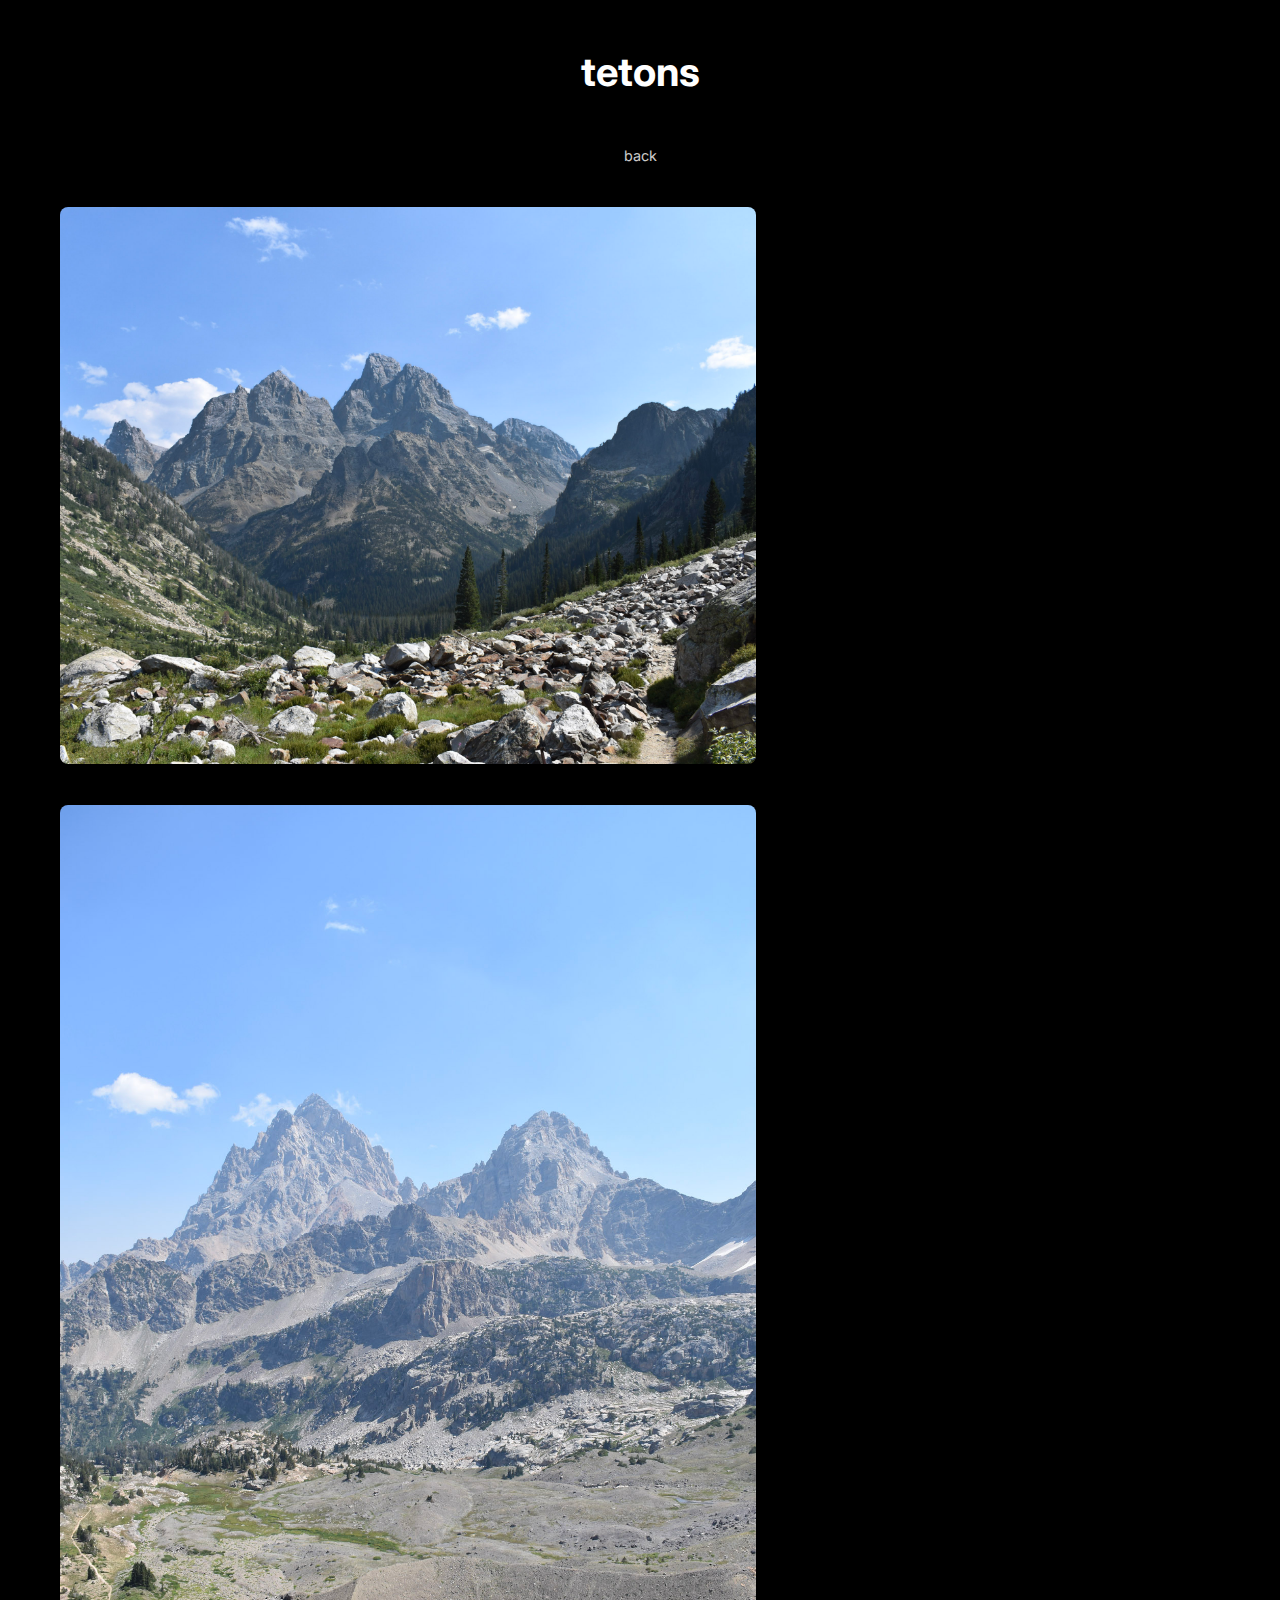
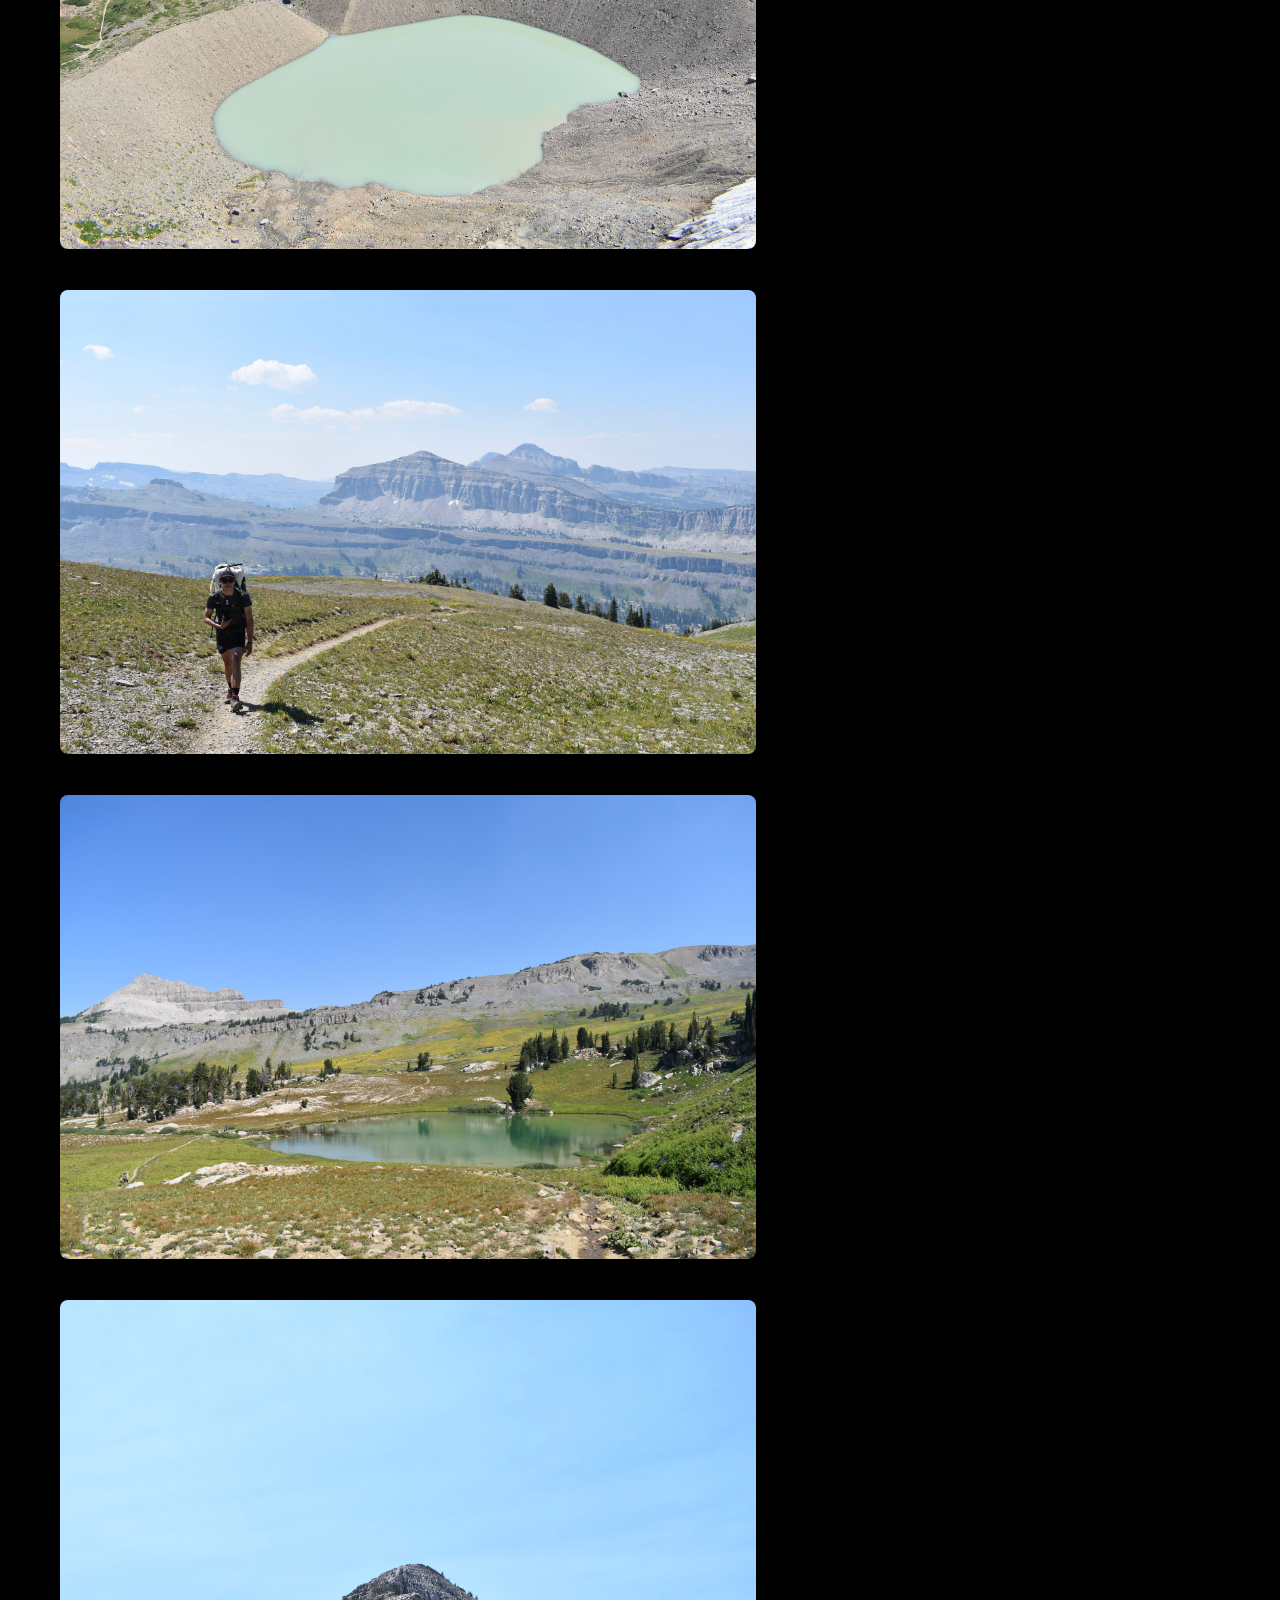
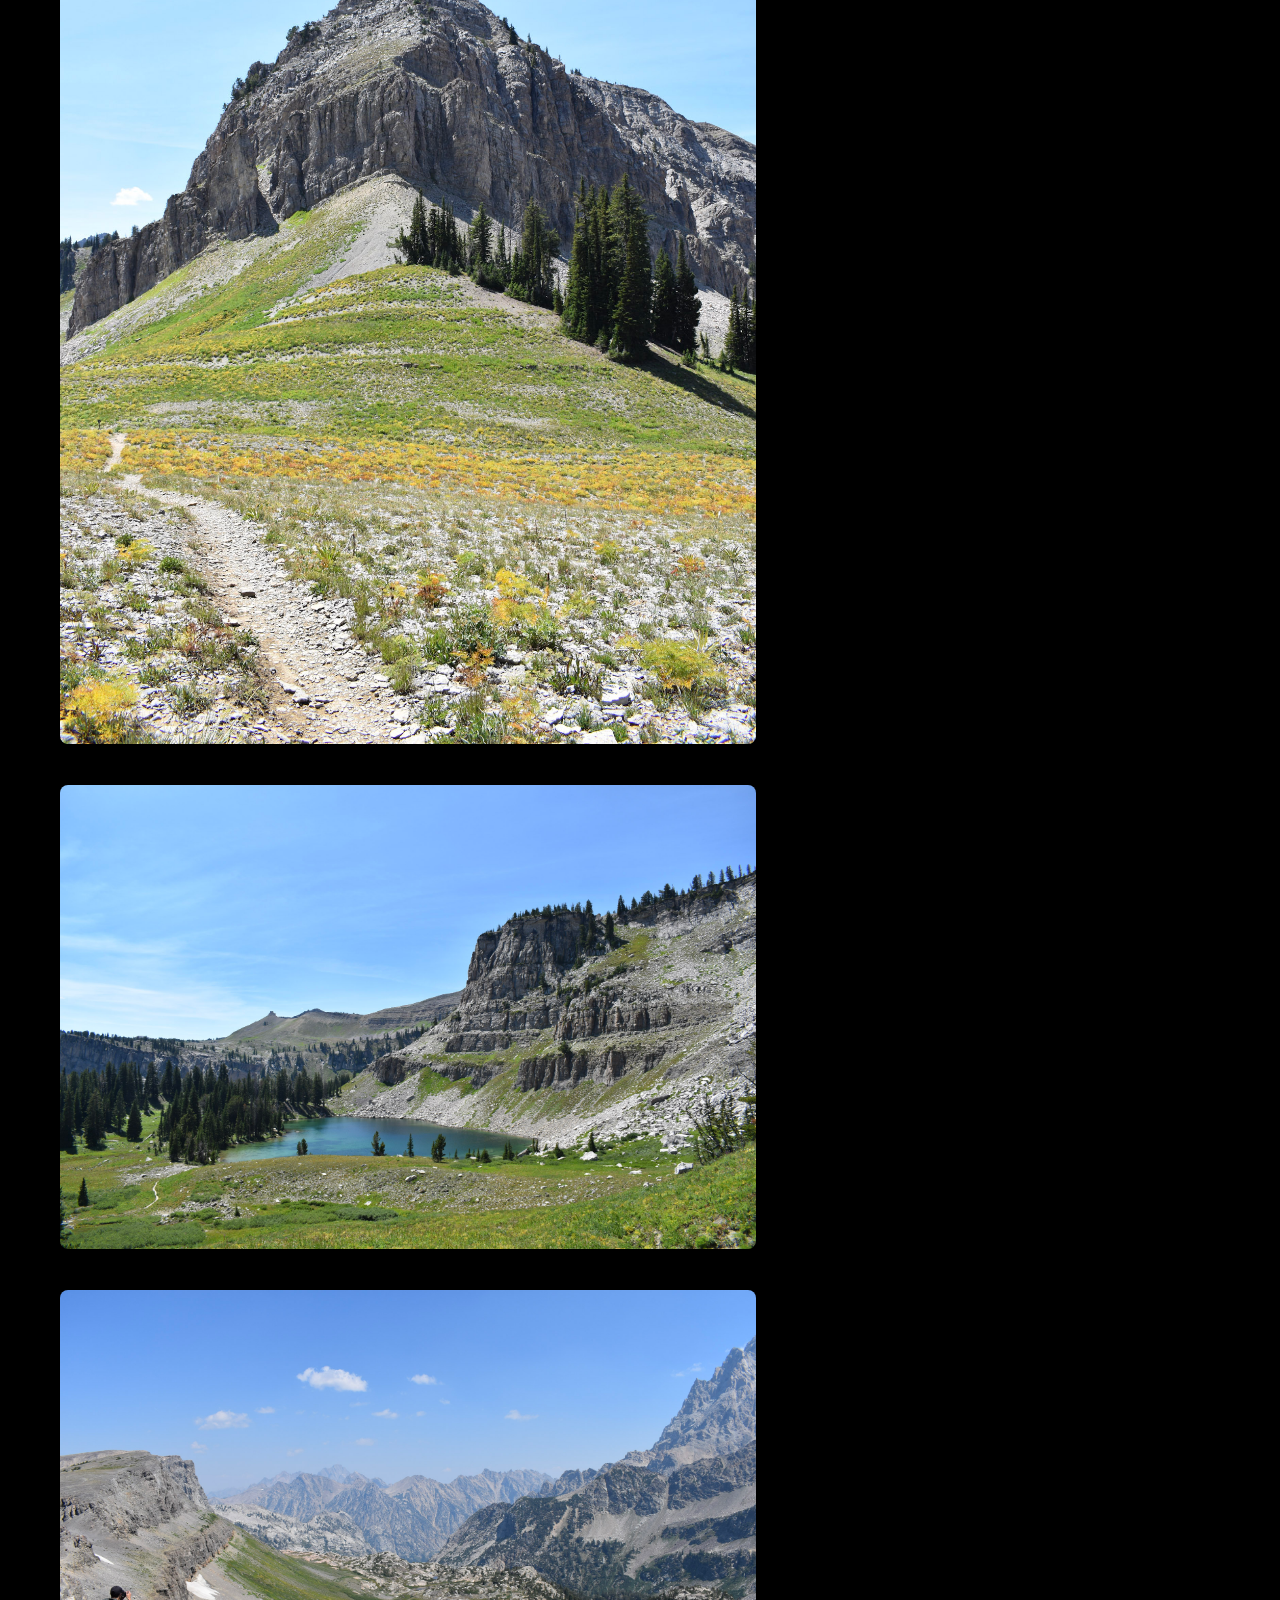
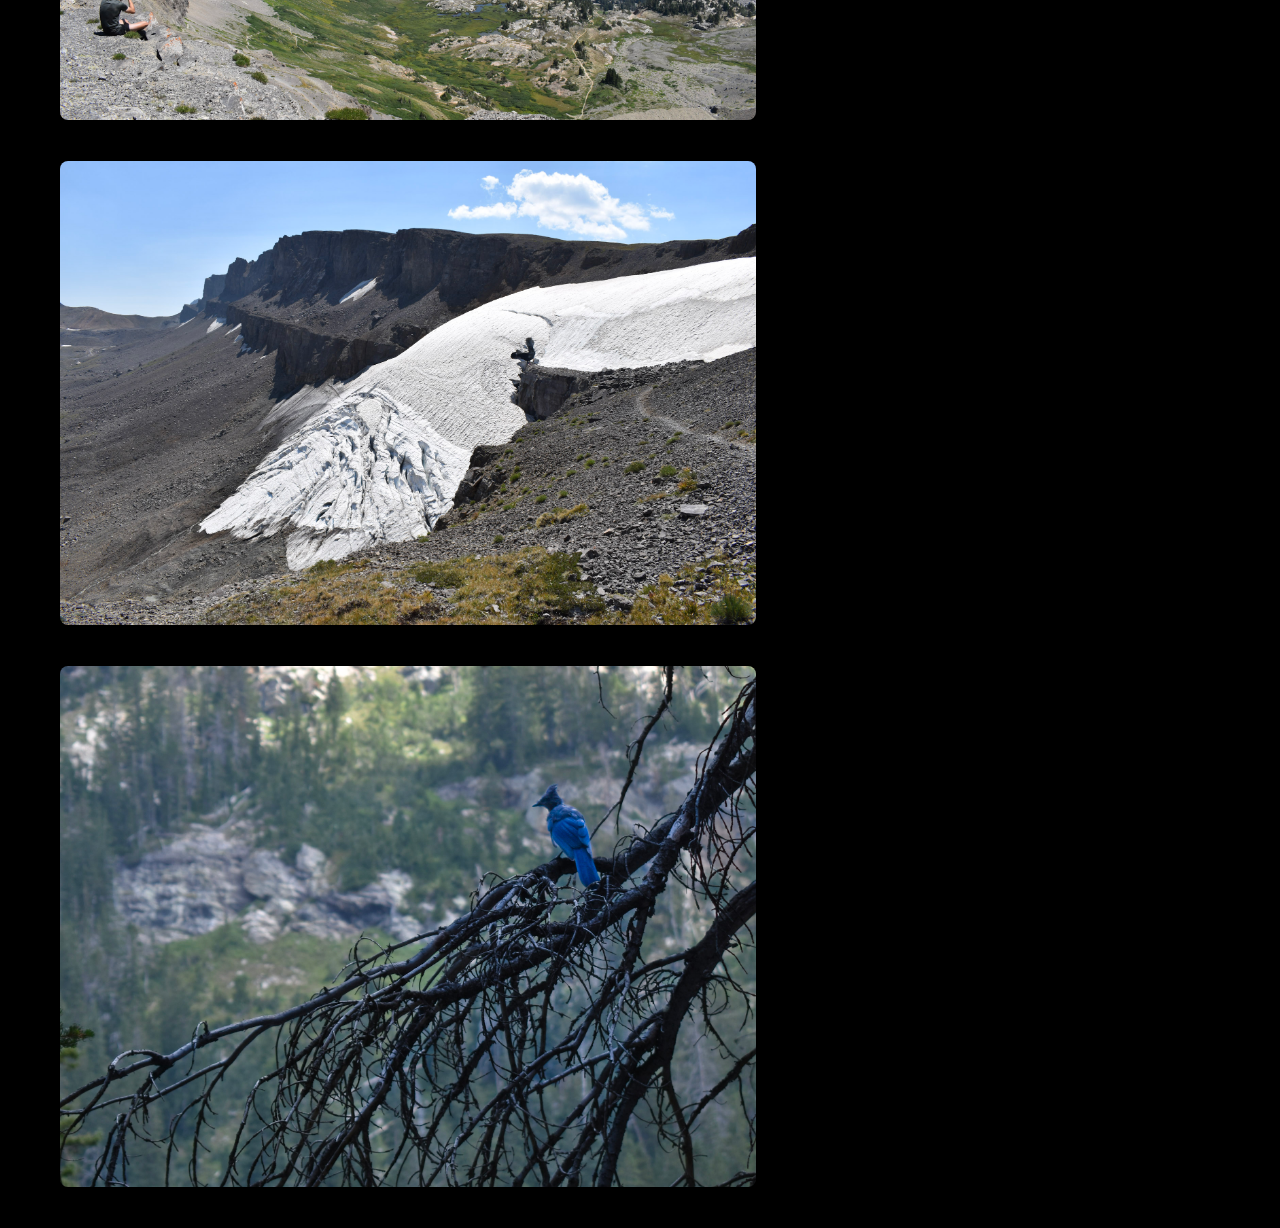
<file: albums4.html>
<!DOCTYPE html>
<html lang="en">
<head>
    <meta charset="UTF-8">
    <title>tetons</title>
    <link rel="stylesheet" href="style2.css"> <!-- Links your styles -->
    <link href="https://fonts.googleapis.com/css2?family=Inter:wght@400;500;600&display=swap" rel="stylesheet">
</head>
<body>

<header>
        
        <h1>tetons</h1>
            <a href="index.html" class="fade-link">back</a>
    
            <style>
            .fade-link,
            .fade-link:visited {
              color: #000000;
              text-decoration: none;
                display: block;
              text-align: center;
              margin-top: 10px;
              transition: color 0.25s ease;
            }
            
            .fade-link:hover {
              color: #333333;
            }
            </style>
    </header>

<!-- Container where JS will populate rows -->
<div class="album-container" id="album-container"></div>

<script>
  const container = document.getElementById('album-container');

  // Load photo data from JSON
  fetch('tetons.json')
    .then(response => response.json())
    .then(photos => {
      photos.forEach(photo => {
        const row = document.createElement('div');
        row.className = 'photo-row';

        // Link to high-res
        const link = document.createElement('a');
        link.href = photo.highres;
        link.target = "_blank";

        // Image
        const img = document.createElement('img');
        img.src = photo.src;
        img.alt = photo.caption;
        img.loading = "eager";  // ensures image loads right away

        link.appendChild(img);

        // Caption
        const p = document.createElement('p');
        p.textContent = photo.caption;

        // Append to row
        row.appendChild(link);
        row.appendChild(p);
        container.appendChild(row);
      });

      // Fade-in on scroll
      const observer = new IntersectionObserver(entries => {
        entries.forEach(entry => {
          if (entry.isIntersecting) {
            entry.target.classList.add('visible');
            observer.unobserve(entry.target);
          }
        });
      }, { threshold: 0.2 });

      document.querySelectorAll('.photo-row').forEach(row => observer.observe(row));
    })
    .catch(err => console.error('Failed to load photos.json:', err));
</script>

</body>
</html>
</file>
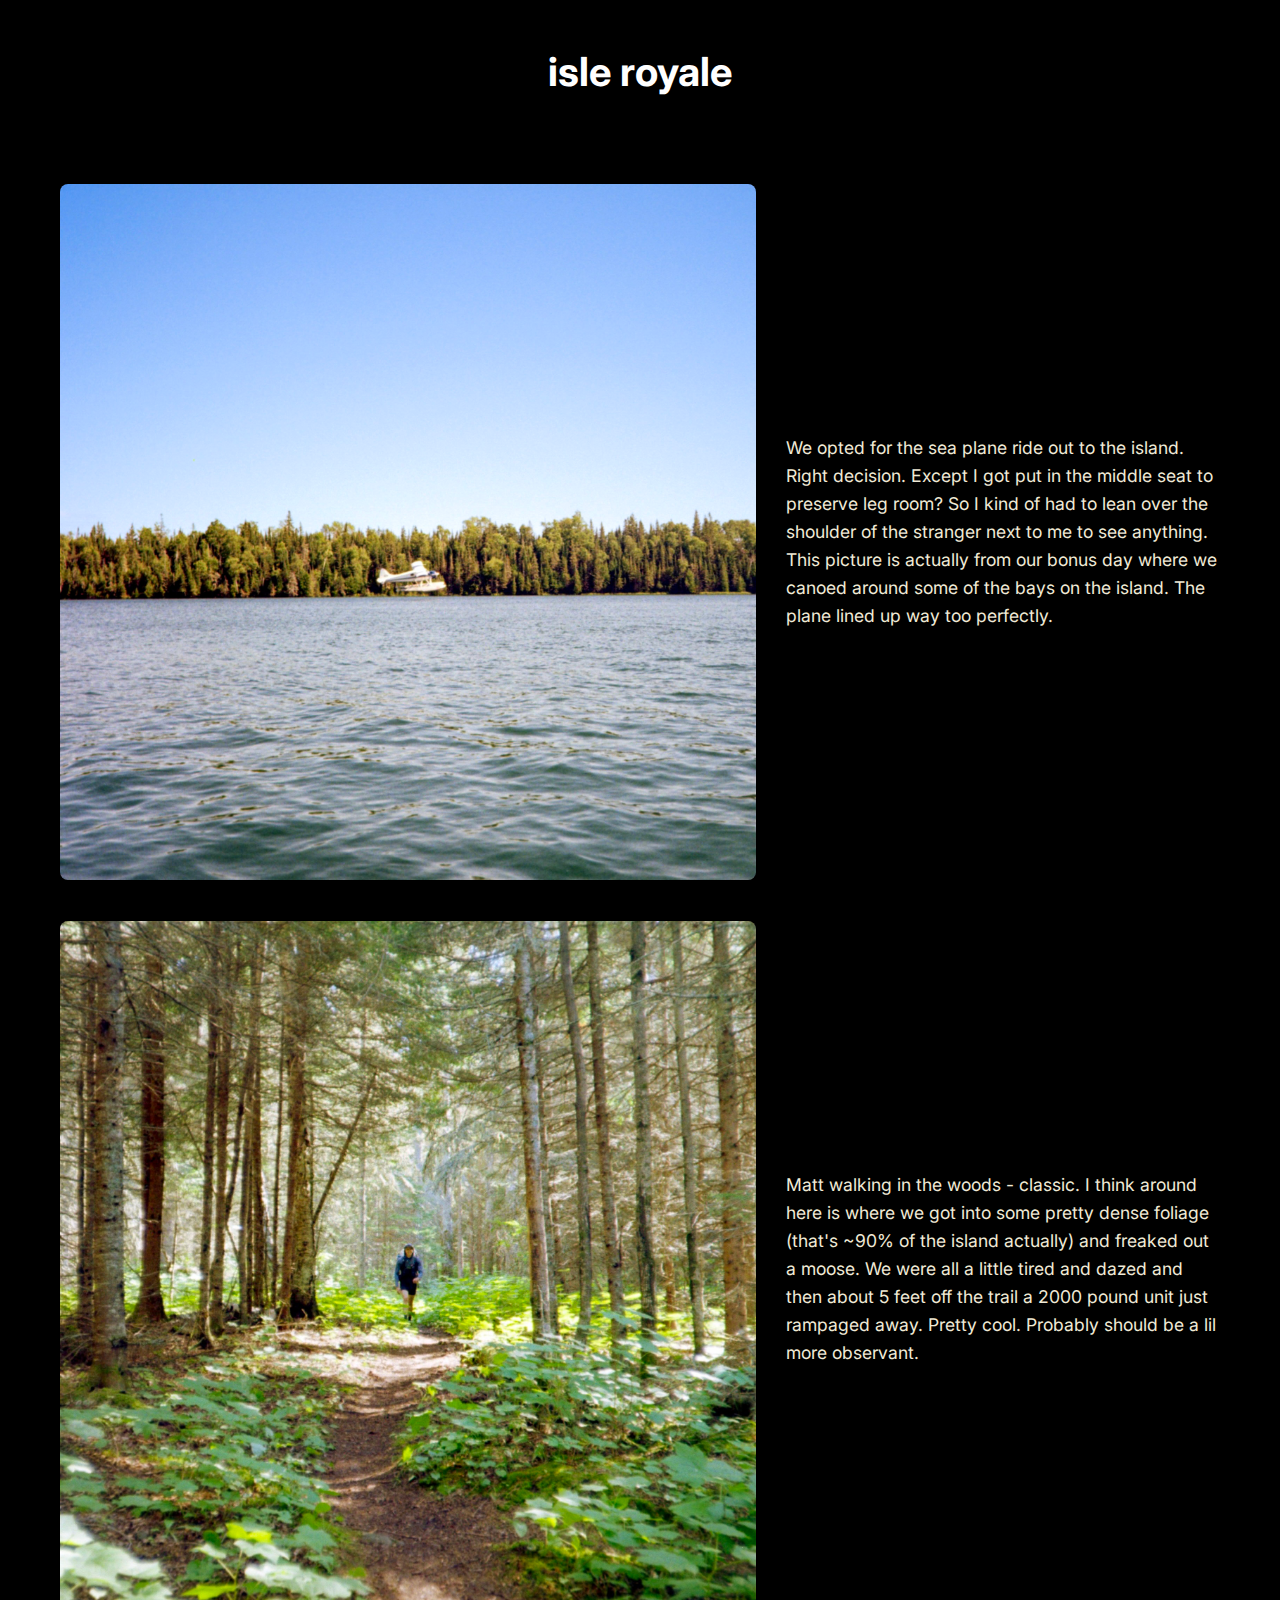
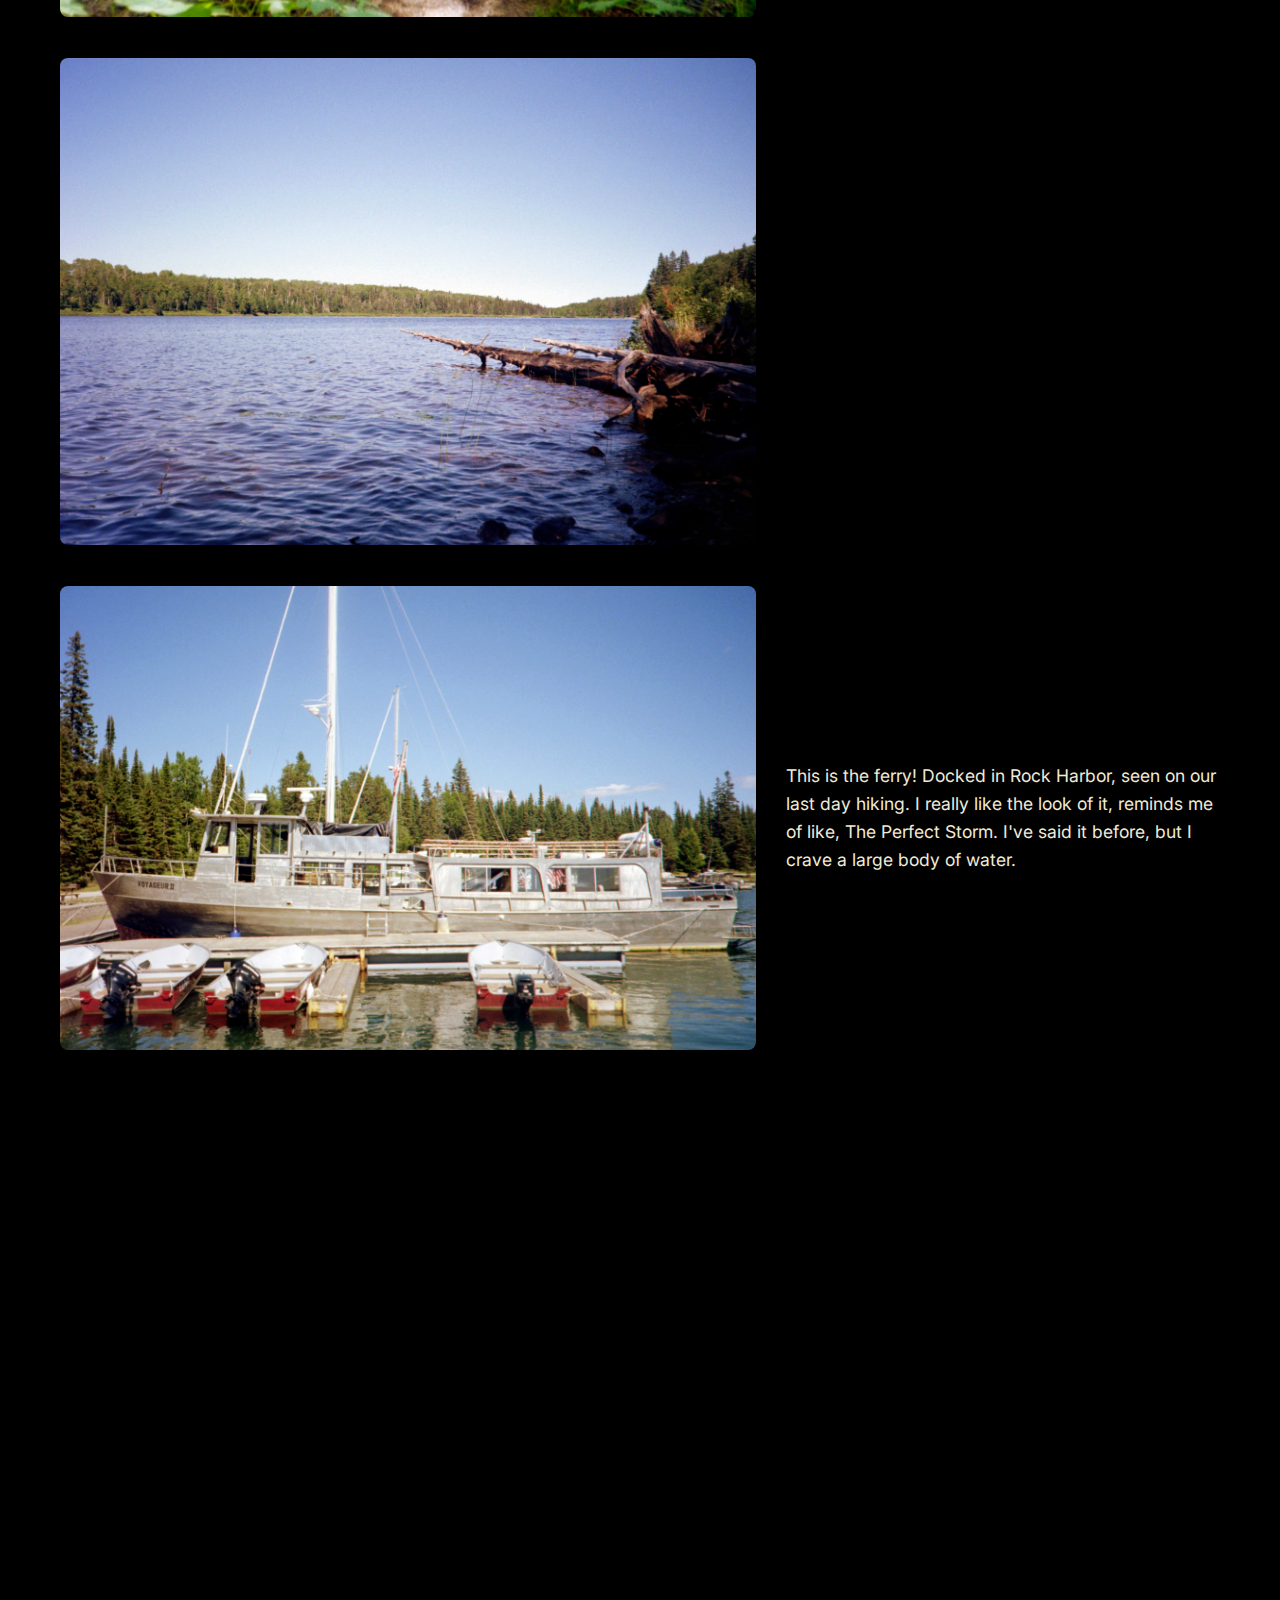
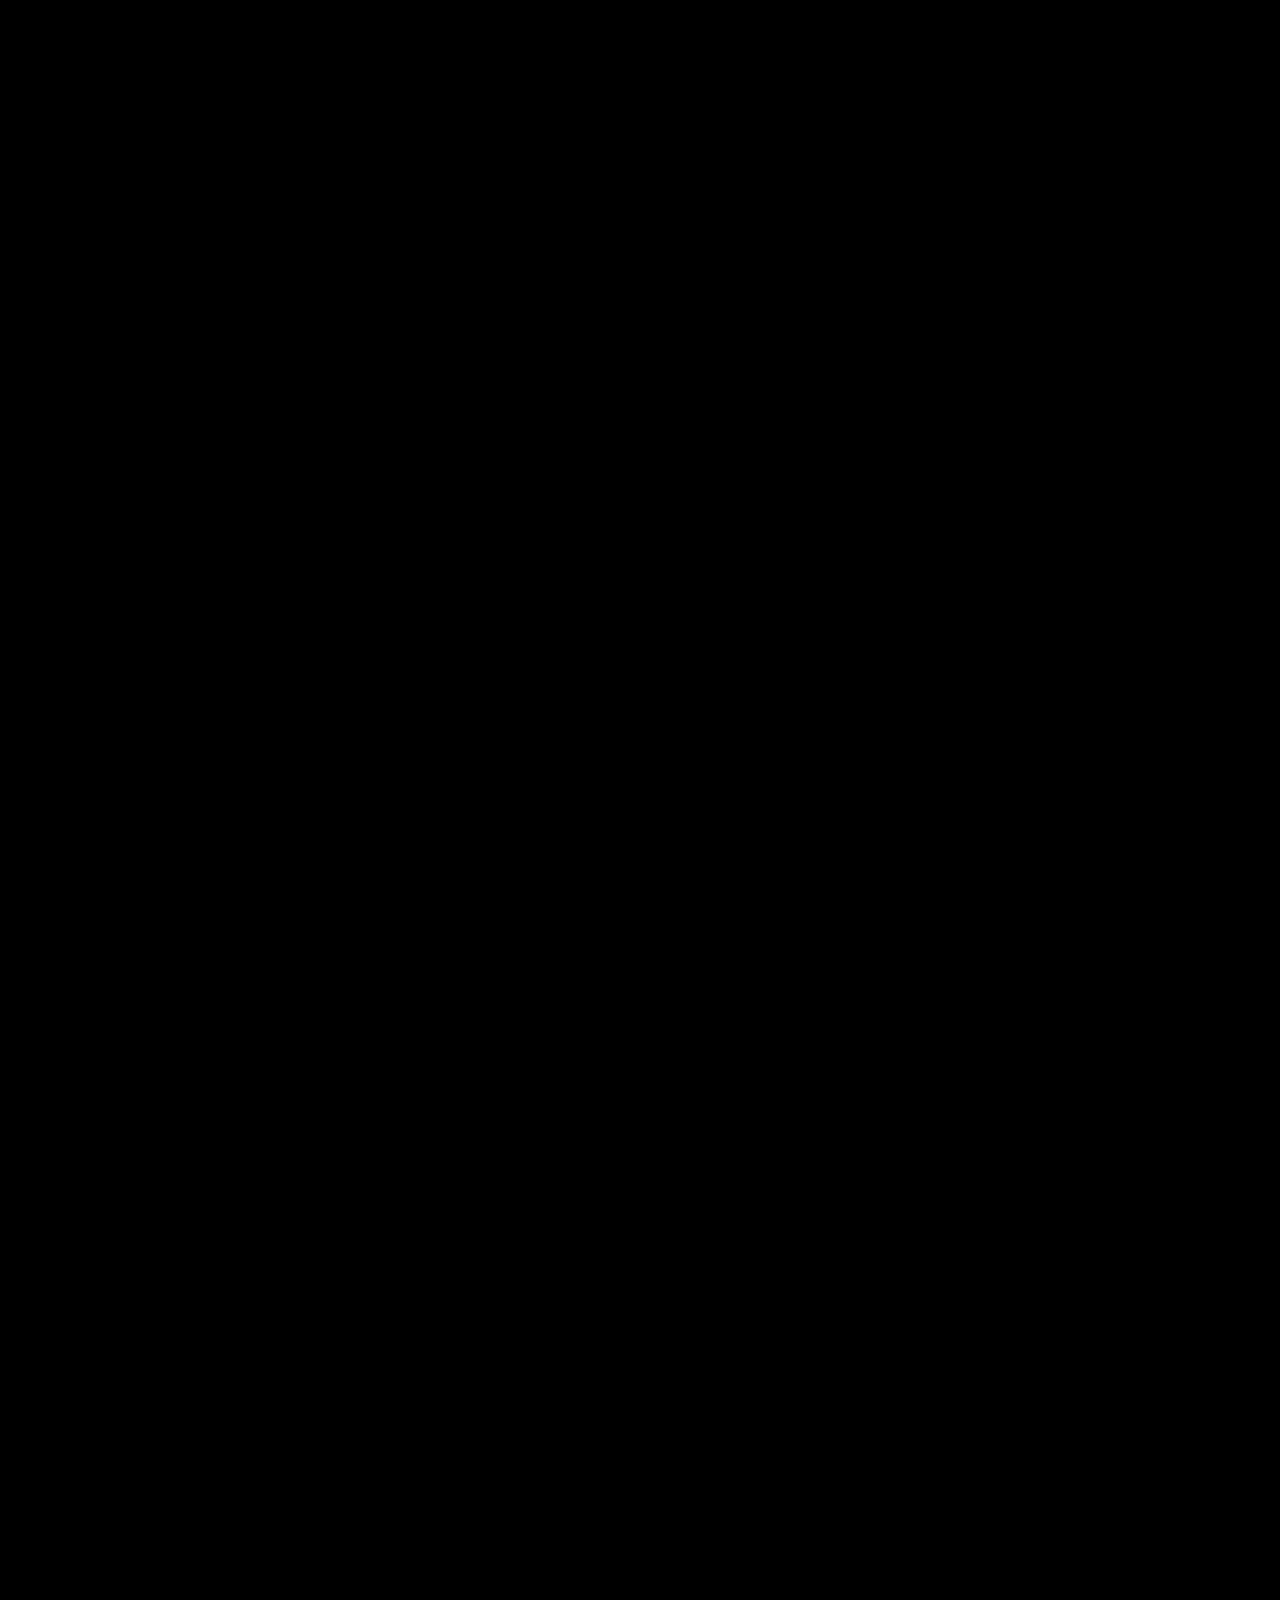
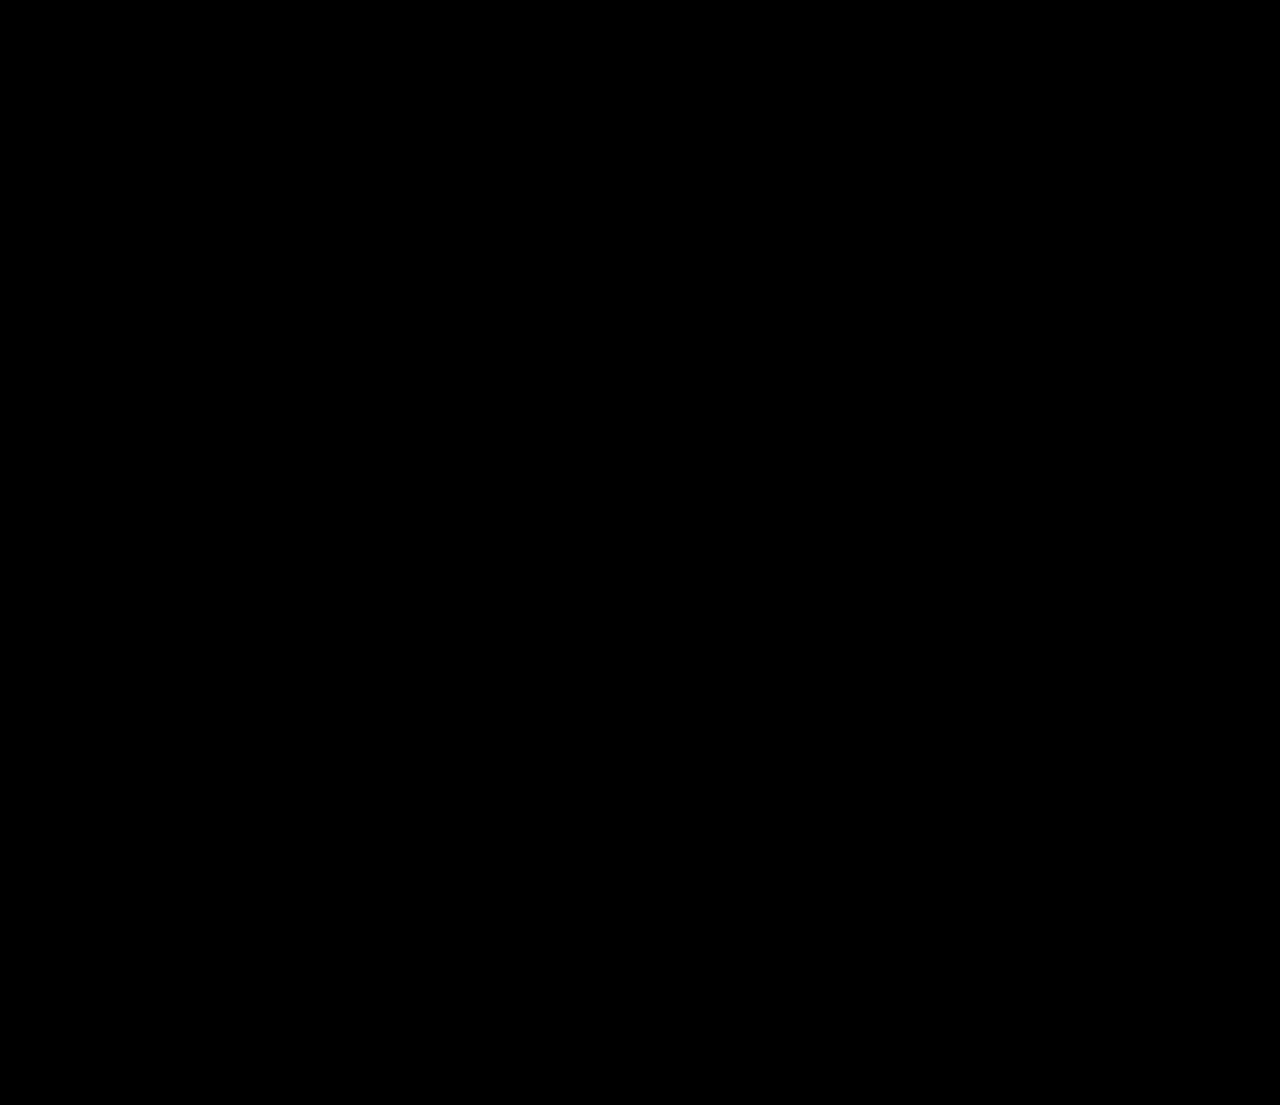
<file: isleRoyale.html>
<!DOCTYPE html>
<html lang="en">
<head>
    <meta charset="UTF-8">
    <title>isle royale</title>
    <link rel="stylesheet" href="style2.css"> <!-- Links your styles -->
    <link href="https://fonts.googleapis.com/css2?family=Inter:wght@400;500;600&display=swap" rel="stylesheet">
</head>
<body>

<h1>isle royale</h1>

<!-- Container where JS will populate rows -->
<div class="album-container" id="album-container"></div>

<script>
  const container = document.getElementById('album-container');

  // Load photo data from JSON
  fetch('isleRoyale.json')
    .then(response => response.json())
    .then(photos => {
      photos.forEach(photo => {
        const row = document.createElement('div');
        row.className = 'photo-row';

        // Link to high-res
        const link = document.createElement('a');
        link.href = photo.highres;
        link.target = "_blank";

        // Image
        const img = document.createElement('img');
        img.src = photo.src;
        img.alt = photo.caption;
        img.loading = "eager";  // ensures image loads right away

        link.appendChild(img);

        // Caption
        const p = document.createElement('p');
        p.textContent = photo.caption;

        // Append to row
        row.appendChild(link);
        row.appendChild(p);
        container.appendChild(row);
      });

      // Fade-in on scroll
      const observer = new IntersectionObserver(entries => {
        entries.forEach(entry => {
          if (entry.isIntersecting) {
            entry.target.classList.add('visible');
            observer.unobserve(entry.target);
          }
        });
      }, { threshold: 0.2 });

      document.querySelectorAll('.photo-row').forEach(row => observer.observe(row));
    })
    .catch(err => console.error('Failed to load photos.json:', err));
</script>

</body>
</html>
</file>
<file: style2.css>
/* Reset and box-sizing */
* {
  margin: 0;
  padding: 0;
  box-sizing: border-box;
}

/* --- Video page styles --- */

.video-intro {
  max-width: 800px;
  margin: 0 auto 40px auto;
  text-align: center;
  color: #F0EAD6;
  font-size: 1.1rem;
}

.video-grid {
  display: flex;
  gap: 30px;
  justify-content: center;
  flex-wrap: wrap;
}

.video-block {
  flex: 1 1 45%;
  max-width: 520px;
}

.video-block video {
  width: 100%;
  border-radius: 8px;
  background: #111;
  box-shadow: 0 4px 12px rgba(0,0,0,0.25);
}

.video-caption {
  margin-top: 10px;
  font-size: 1rem;
  color: #F0EAD6;
  text-align: center;
}

/* Stack videos on small screens */
@media (max-width: 768px) {
  .video-block {
    flex: 1 1 100%;
  }
}



body {
  background: #000000;
  color: #ffffff;
  font-family: 'Inter', system-ui, -apple-system, sans-serif;
  line-height: 1.6;
  scroll-behavior: smooth;
}

header .fade-link {
  display: block;
  margin-top: 10px;
  font-size: 0.9rem;
  opacity: 0.8;
  color: #ffffff;
}

h1 {
  text-align: center;
  margin: 40px 0;
  font-size: 2.5rem;
  color: #ffffff;
}

            .fade-link,
            .fade-link:visited {
              color: #ffffff;
              text-decoration: none;
                display: block;
              text-align: center;
              margin-top: 10px;
              transition: color 0.25s ease;
            }
            
            .fade-link:hover {
              color: #333333;
            }

/* Container for all rows */
.album-container {
  max-width: 1200px;
  margin: 0 auto;
  padding: 20px;
}

/* Each photo + text row */
.photo-row {
  display: flex;
  align-items: center;
  justify-content: flex-start;
  gap: 30px;
  width: 100%;
  padding: 20px 0;
  border-bottom: 1px solid rgba(0,0,0,0.08);

  /* Fade-in effect */
  opacity: 0;
  transform: translateY(30px);
  transition: opacity 0.6s ease-out, transform 0.6s ease-out;

  flex-wrap: wrap; /* allows wrapping on small screens */
}

.photo-row.visible {
  opacity: 1;
  transform: translateY(0);
}

/* Image container */
.photo-row a {
  flex: 0 0 60%;   /* do not grow/shrink, base width 60% of row */
  display: block;
}

/* Image styling */
.photo-row img {
  width: 100%;       /* fill the <a> container */
  height: auto;
  display: block;
  border-radius: 8px;
  object-fit: contain;
  box-shadow: 0 4px 12px rgba(0,0,0,0.15);
  transition: transform 0.3s ease, box-shadow 0.3s ease;
}

.photo-row img:hover {
  transform: scale(1.03);
  box-shadow: 0 8px 20px rgba(0,0,0,0.25);
}

/* Text styling */
.photo-row p {
  flex: 1 1 20%;     /* paragraph takes ~35% of row, can shrink slightly */
  
  
  font-size: 1.1rem;
  color: #F0EAD6;
  /* font-style: italic; */
}

 .map-text-container {
        display: flex;
        align-items: center;
        justify-content: center;
        gap: 5%;
        margin: 20px 1%;
    }
    
  #map {
    flex: 0 0 50%;          /* roughly half the page */
    height: 800px;       /* taller map */
      border-radius: 10px;
  border: 1px solid #222;
    
  }

  /* Right-side text */
  .right-text {
    flex: 0 0 40%;          /* roughly half the page */
    
    font-family: 'Inter', system-ui, -apple-system, sans-serif;
    text-align: left;
    
    color: #F0EAD6;
  }

  /* Clear floats after container */
  .map-text-container::after {
    content: "";
    display: table;
    clear: both;
  }

.photo-label-text {
  background: none;     /* no background */
  border: none;         /* no border */
  padding: 0;           /* remove padding */
  color: white;         /* text color */
  font-weight: normal;  /* optional */
  font-size: 12px;      /* adjust as needed */
  cursor: pointer;  
}

.photo-label-text::after {
  display: none;  /* removes the tooltip arrow */
}

.photo-label-text::before {
  display: none;  /* removes the tooltip arrow */
}

/* Remove Leaflet tooltip box entirely */
.leaflet-tooltip.photo-label-text {
  background: none !important;
  border: none !important;
  box-shadow: none !important;
  padding: 0 !important;
}

    .leaflet-tooltip.photo-label-text {
  color: white;
  font-size: 12px;
  font-weight: 500;

  /* Black outline effect */
  text-shadow:
    -1px -1px 0 #000,
     1px -1px 0 #000,
    -1px  1px 0 #000,
     1px  1px 0 #000;
}

    .photo-row p {
  white-space: pre-line;
}

/* Responsive for tablets and phones */
@media (max-width: 768px) {
  .photo-row {
    flex-direction: column;
    text-align: center;
    align-items: center;
  }

  .photo-row a,
  .photo-row img,
  .photo-row p {
    width: 100%;
    margin: 0 0 15px 0;
  }

     
}
</file>
